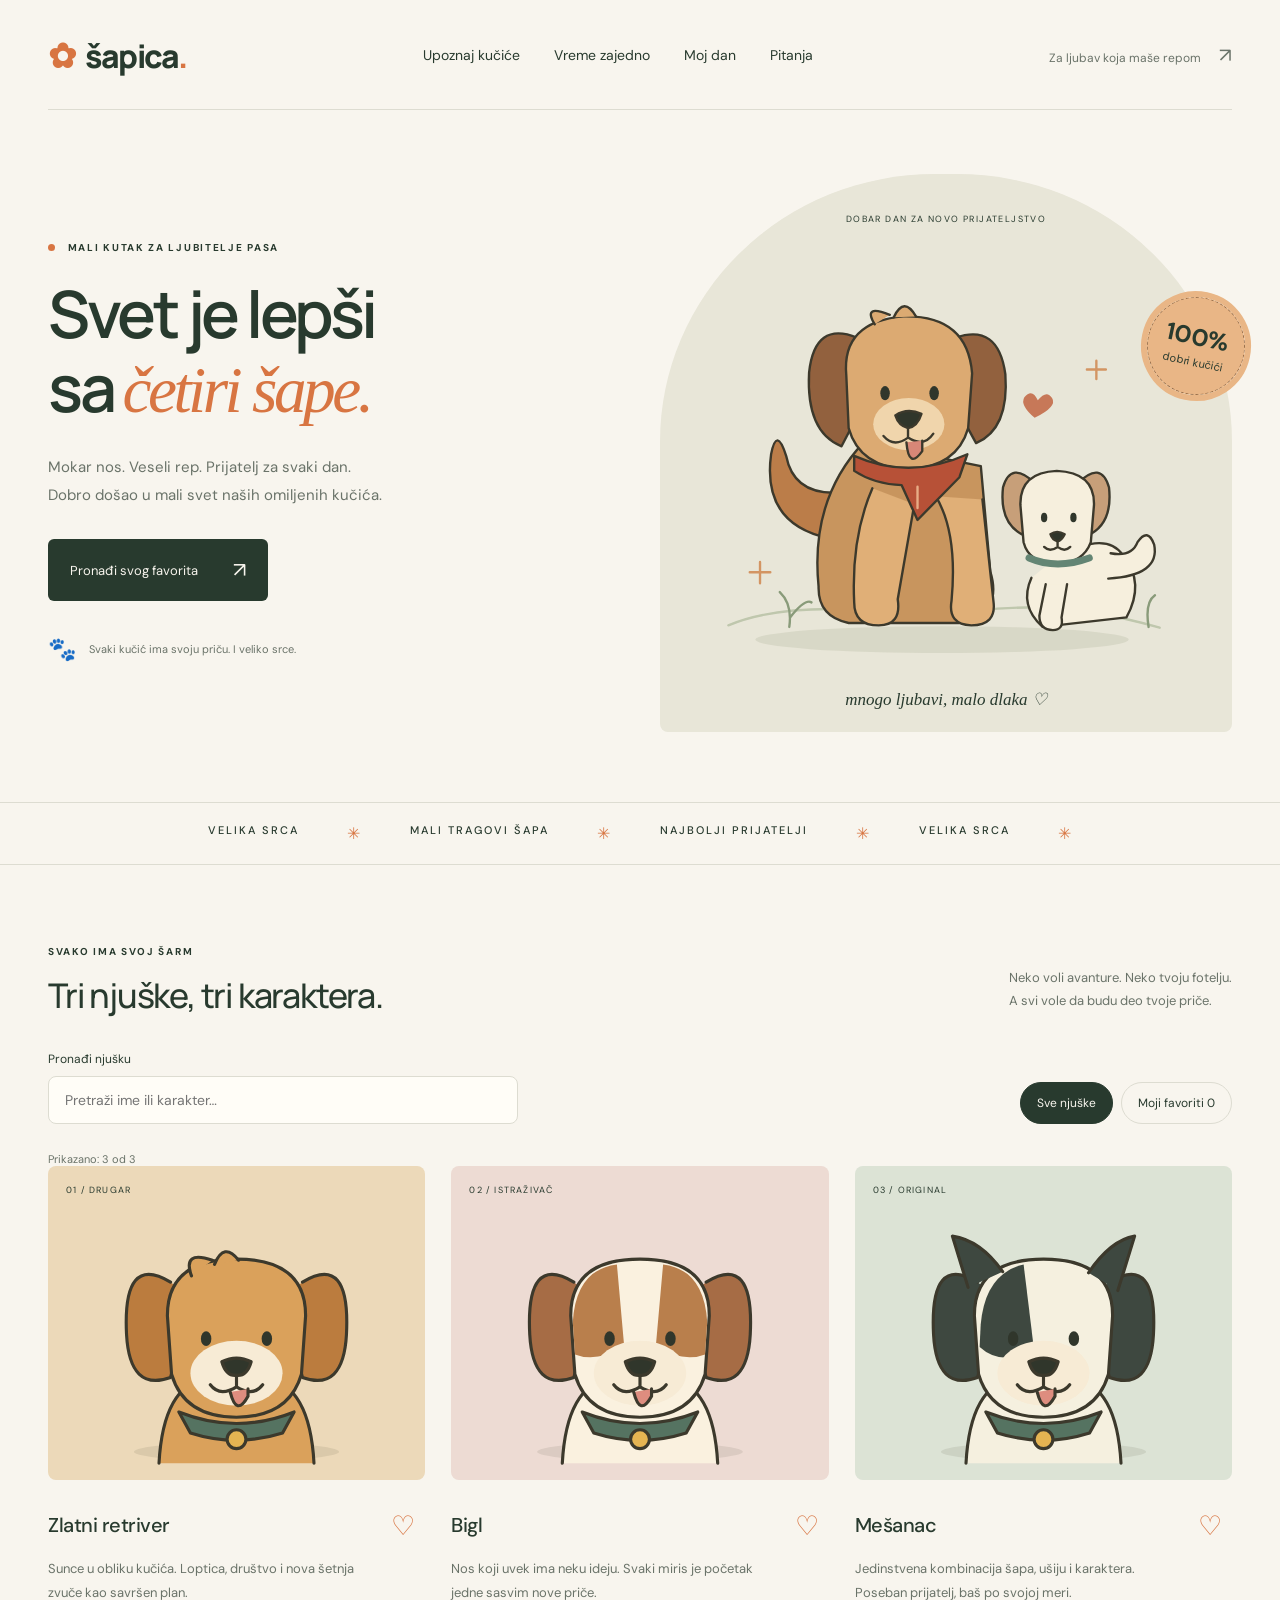
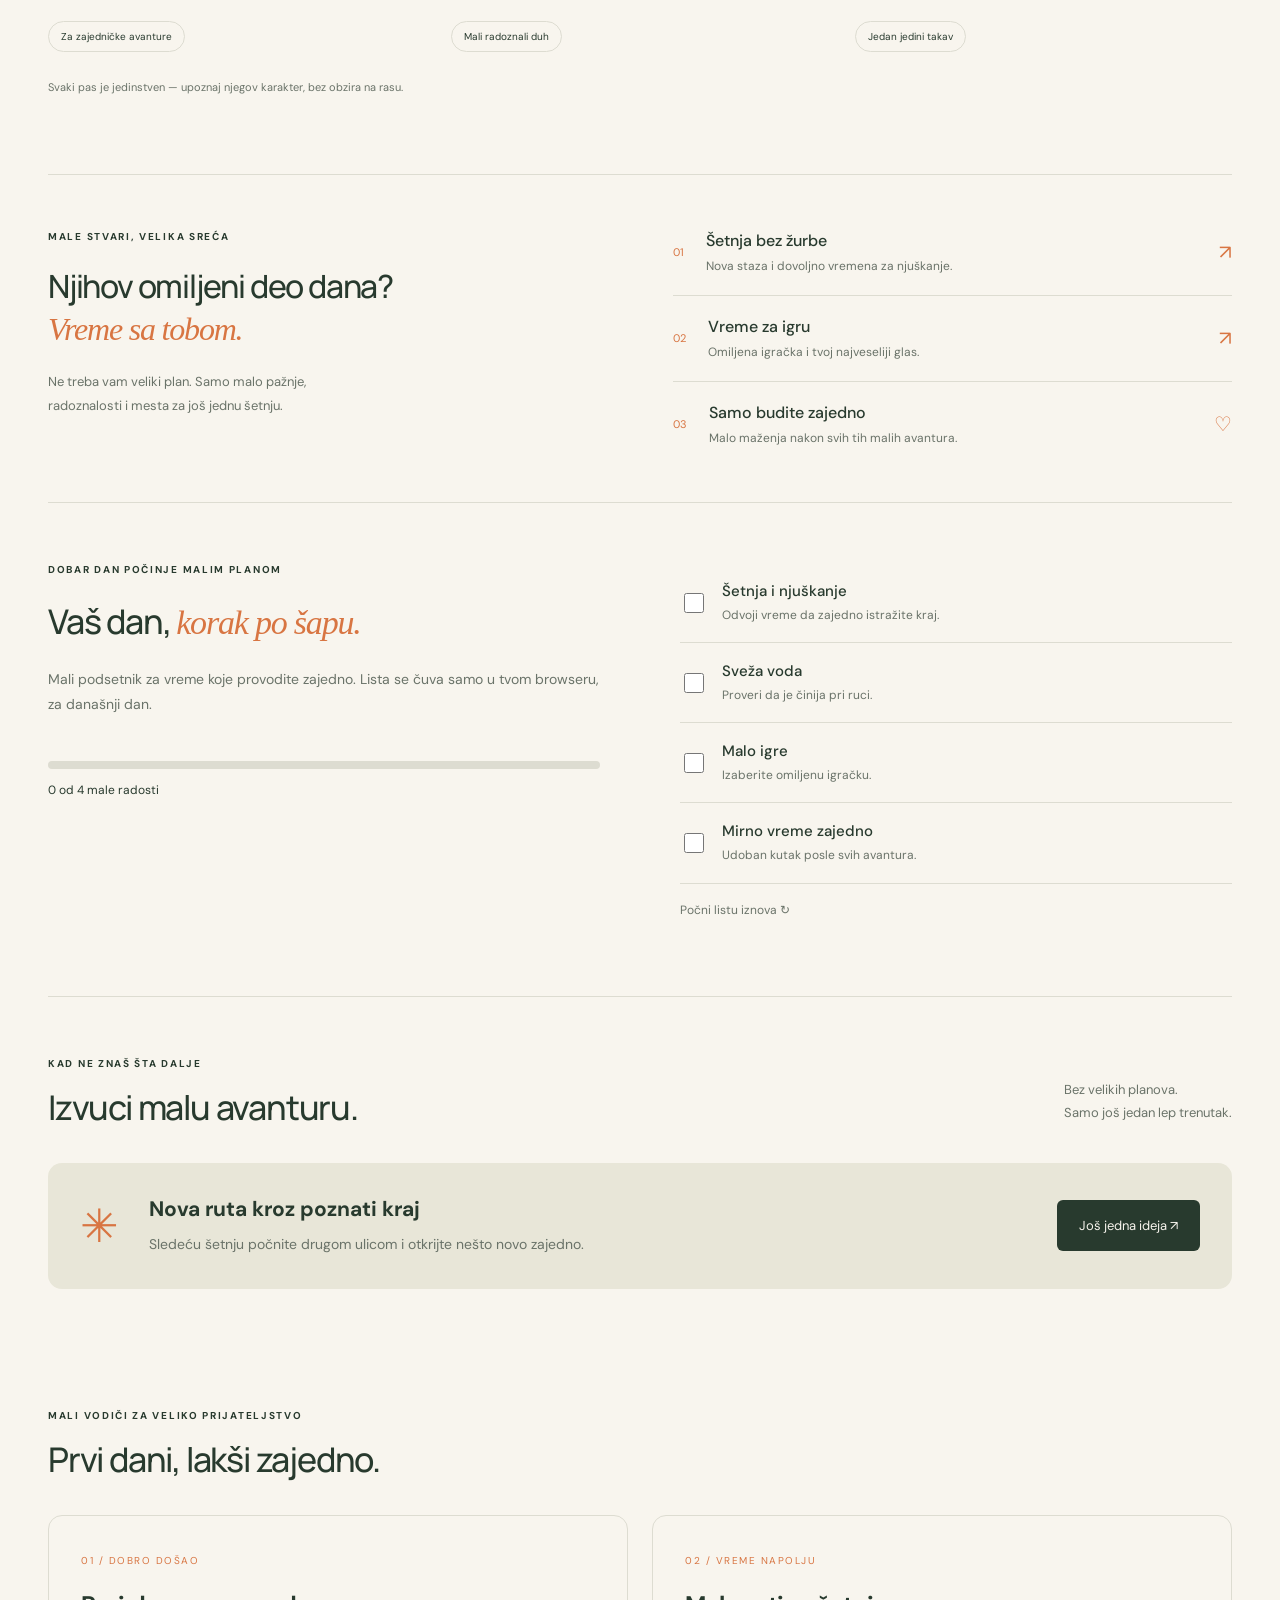
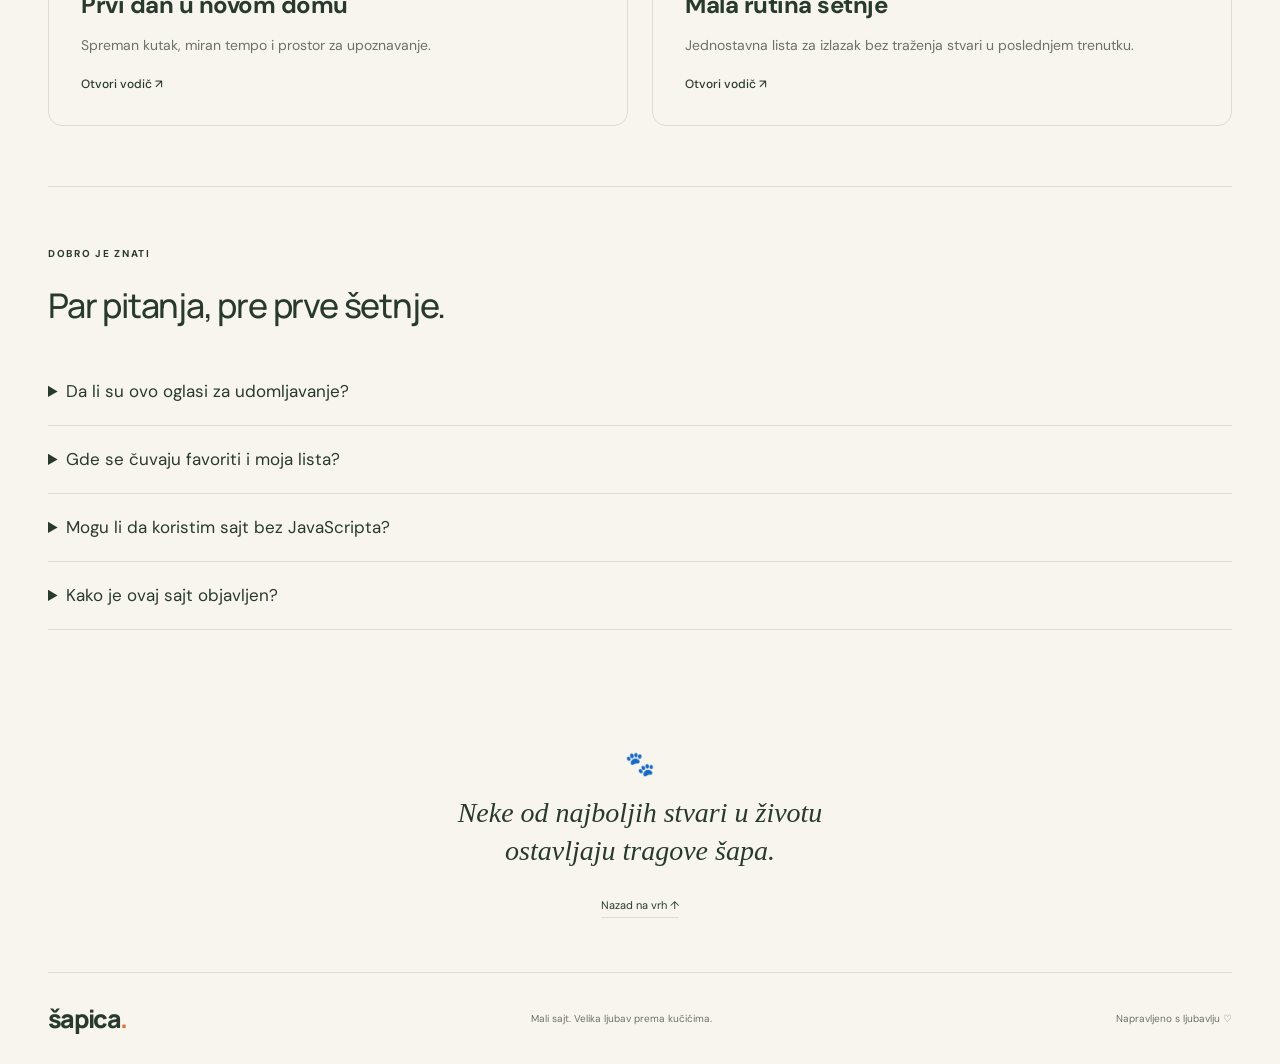
<file: index.html>
<!doctype html>
<html lang="sr-Latn">
<head>
  <meta charset="UTF-8">
  <meta name="viewport" content="width=device-width, initial-scale=1">
  <meta name="theme-color" content="#f8f5ee">
  <meta name="description" content="Mali kutak za velike ljubitelje pasa. Upoznaj kučiće i pronađi inspiraciju za vreme sa svojim najboljim prijateljem.">
  <title>Šapica — mali svet kučića</title>
  <link rel="icon" href="sapica.svg" type="image/svg+xml">
  <link rel="stylesheet" href="style.css">
</head>
<body>
  <a class="skip-link" href="#sadrzaj">Pređi na sadržaj</a>
  <header class="site-header wrap">
    <a class="brand" href="#" aria-label="Šapica, početna"><span class="brand-icon">✿</span> šapica<span class="brand-dot">.</span></a>
    <nav aria-label="Glavna navigacija"><a href="#kucici">Upoznaj kučiće</a><a href="#zajedno">Vreme zajedno</a><a href="#plan">Moj dan</a><a href="#pitanja">Pitanja</a></nav>
    <a class="header-note" href="#zajedno">Za ljubav koja maše repom <span>↗</span></a>
  </header>
  <main id="sadrzaj" data-release="sapica-20261007-v2">
    <section class="hero wrap">
      <div class="hero-copy">
        <p class="eyebrow"><span></span> MALI KUTAK ZA LJUBITELJE PASA</p>
        <h1>Svet je lepši<br>sa <em>četiri šape.</em></h1>
        <p class="intro">Mokar nos. Veseli rep. Prijatelj za svaki dan.<br>Dobro došao u mali svet naših omiljenih kučića.</p>
        <a class="button" href="#kucici">Pronađi svog favorita <span>↗</span></a>
        <div class="hero-footnote"><span class="tiny-paw">🐾</span> Svaki kučić ima svoju priču. I veliko srce.</div>
      </div>
      <div class="hero-art">
        <div class="art-heading">DOBAR DAN ZA NOVO PRIJATELJSTVO</div>
        <img src="kucici.svg" width="700" height="640" alt="Ilustracija veselog smeđeg kučića sa crvenom maramom i malog belog kučića">
        <span class="art-sticker">100%<br><small>dobri kučići</small></span>
        <span class="art-caption">mnogo ljubavi, malo dlaka ♡</span>
      </div>
    </section>
    <div class="ribbon" aria-hidden="true"><span>VELIKA SRCA</span><span>✳</span><span>MALI TRAGOVI ŠAPA</span><span>✳</span><span>NAJBOLJI PRIJATELJI</span><span>✳</span><span>VELIKA SRCA</span><span>✳</span></div>
    <section class="dogs wrap" id="kucici">
      <div class="section-heading"><div><p class="eyebrow">SVAKO IMA SVOJ ŠARM</p><h2>Tri njuške, tri karaktera.</h2></div><p>Neko voli avanture. Neko tvoju fotelju.<br>A svi vole da budu deo tvoje priče.</p></div>
      <div class="catalog-tools"><label for="dog-search">Pronađi njušku<input id="dog-search" type="search" placeholder="Pretraži ime ili karakter…"></label><div class="filter-group" role="group" aria-label="Prikaz kučića"><button class="chip selected" type="button" data-filter="all" aria-pressed="true">Sve njuške</button><button class="chip" type="button" data-filter="favorites" aria-pressed="false">Moji favoriti <span id="favorite-count">0</span></button></div></div><p id="catalog-status" class="small-note" role="status" aria-live="polite">3 njuške za upoznavanje</p><div class="dog-grid">
        <article class="dog-card" data-dog="retriver"><div class="portrait golden"><img src="retriver.svg" alt="Ilustracija zlatnog retrivera" width="360" height="300" loading="lazy"><span>01 / DRUGAR</span></div><div class="card-title"><h3>Zlatni retriver</h3><button class="favorite" type="button" aria-label="Dodaj u favorite: Zlatni retriver" aria-pressed="false">♡</button></div><p>Sunce u obliku kučića. Loptica, društvo i nova šetnja zvuče kao savršen plan.</p><span class="tag">Za zajedničke avanture</span></article>
        <article class="dog-card" data-dog="bigl"><div class="portrait pink"><img src="bigl.svg" alt="Ilustracija bigla" width="360" height="300" loading="lazy"><span>02 / ISTRAŽIVAČ</span></div><div class="card-title"><h3>Bigl</h3><button class="favorite" type="button" aria-label="Dodaj u favorite: Bigl" aria-pressed="false">♡</button></div><p>Nos koji uvek ima neku ideju. Svaki miris je početak jedne sasvim nove priče.</p><span class="tag">Mali radoznali duh</span></article>
        <article class="dog-card" data-dog="mesanac"><div class="portrait green"><img src="mesanac.svg" alt="Ilustracija crno-belog mešanca" width="360" height="300" loading="lazy"><span>03 / ORIGINAL</span></div><div class="card-title"><h3>Mešanac</h3><button class="favorite" type="button" aria-label="Dodaj u favorite: Mešanac" aria-pressed="false">♡</button></div><p>Jedinstvena kombinacija šapa, ušiju i karaktera. Poseban prijatelj, baš po svojoj meri.</p><span class="tag">Jedan jedini takav</span></article>
      </div>
      <p id="no-results" class="no-results" hidden>Nema rezultata. Probaj kraći naziv ili izaberi Sve njuške.</p>
      <p class="small-note">Svaki pas je jedinstven — upoznaj njegov karakter, bez obzira na rasu.</p>
    </section>
    <section class="together wrap" id="zajedno"><div class="together-copy"><p class="eyebrow">MALE STVARI, VELIKA SREĆA</p><h2>Njihov omiljeni deo dana?<br><em>Vreme sa tobom.</em></h2><p>Ne treba vam veliki plan. Samo malo pažnje,<br>radoznalosti i mesta za još jednu šetnju.</p></div><div class="ideas"><div><span>01</span><div><h3>Šetnja bez žurbe</h3><p>Nova staza i dovoljno vremena za njuškanje.</p></div><span>↗</span></div><div><span>02</span><div><h3>Vreme za igru</h3><p>Omiljena igračka i tvoj najveseliji glas.</p></div><span>↗</span></div><div><span>03</span><div><h3>Samo budite zajedno</h3><p>Malo maženja nakon svih tih malih avantura.</p></div><span>♡</span></div></div></section>

    <section class="day-plan wrap" id="plan">
      <div><p class="eyebrow">DOBAR DAN POČINJE MALIM PLANOM</p><h2>Vaš dan, <em>korak po šapu.</em></h2><p class="muted">Mali podsetnik za vreme koje provodite zajedno. Lista se čuva samo u tvom browseru, za današnji dan.</p><div class="plan-progress"><progress id="day-progress" value="0" max="4" aria-label="Završene aktivnosti"></progress><p id="day-status" role="status" aria-live="polite">0 od 4 male radosti</p></div></div>
      <div class="checklist"><label><input type="checkbox" data-task="walk"><span><strong>Šetnja i njuškanje</strong><small>Odvoji vreme da zajedno istražite kraj.</small></span></label><label><input type="checkbox" data-task="water"><span><strong>Sveža voda</strong><small>Proveri da je činija pri ruci.</small></span></label><label><input type="checkbox" data-task="play"><span><strong>Malo igre</strong><small>Izaberite omiljenu igračku.</small></span></label><label><input type="checkbox" data-task="rest"><span><strong>Mirno vreme zajedno</strong><small>Udoban kutak posle svih avantura.</small></span></label><button class="text-button" id="reset-plan" type="button">Počni listu iznova ↻</button></div>
    </section>
    <section class="activity-section wrap" id="ideja"><div class="section-heading"><div><p class="eyebrow">KAD NE ZNAŠ ŠTA DALJE</p><h2>Izvuci malu avanturu.</h2></div><p>Bez velikih planova.<br>Samo još jedan lep trenutak.</p></div><div class="activity-card"><span class="activity-icon" aria-hidden="true">✳</span><div><h3 id="activity-title">Nova ruta kroz poznati kraj</h3><p id="activity-description" aria-live="polite">Sledeću šetnju počnite drugom ulicom i otkrijte nešto novo zajedno.</p></div><button class="button" type="button" id="next-activity">Još jedna ideja ↗</button></div></section>
    <section class="guides wrap" id="vodici"><div class="section-heading"><div><p class="eyebrow">MALI VODIČI ZA VELIKO PRIJATELJSTVO</p><h2>Prvi dani, lakši zajedno.</h2></div></div><div class="guide-grid"><a href="vodici/prvi-dani.html"><span>01 / DOBRO DOŠAO</span><h3>Prvi dan u novom domu</h3><p>Spreman kutak, miran tempo i prostor za upoznavanje.</p><strong>Otvori vodič ↗</strong></a><a href="vodici/setnja.html"><span>02 / VREME NAPOLJU</span><h3>Mala rutina šetnje</h3><p>Jednostavna lista za izlazak bez traženja stvari u poslednjem trenutku.</p><strong>Otvori vodič ↗</strong></a></div></section>
    <section class="faq wrap" id="pitanja"><p class="eyebrow">DOBRO JE ZNATI</p><h2>Par pitanja, pre prve šetnje.</h2><details><summary>Da li su ovo oglasi za udomljavanje?</summary><p>Ne. Šapica je mali ilustrativni sajt za ljubitelje pasa. Prikazane njuške nisu stvarni oglasi. Za udomljavanje se obrati lokalnom udruženju ili azilu.</p></details><details><summary>Gde se čuvaju favoriti i moja lista?</summary><p>Samo u lokalnoj memoriji tvog browsera. Ne šaljemo ih na server i ne treba ti nalog. Brisanjem podataka browsera brišeš i listu.</p></details><details><summary>Mogu li da koristim sajt bez JavaScripta?</summary><p>Da, sve ilustracije, tekstovi, vodiči i pitanja su dostupni. Pretraga, favoriti i čuvanje dnevne liste koriste JavaScript.</p></details><details><summary>Kako je ovaj sajt objavljen?</summary><p>Kod je na GitHubu, a objavljen je preko <a href="https://shipvela.com/">Shipvele</a>. Ovaj demo proverava novi build, lokalne fajlove, više stranica i HTTPS.</p></details></section>

    <section class="closing wrap"><span>🐾</span><p>Neke od najboljih stvari u životu<br>ostavljaju tragove šapa.</p><a href="#">Nazad na vrh ↑</a></section>
  </main>
  <footer class="wrap"><a class="brand" href="#">šapica<span class="brand-dot">.</span></a><p>Mali sajt. Velika ljubav prema kučićima.</p><span>Napravljeno s ljubavlju ♡</span></footer>
  <script src="app.js" defer></script>
  <noscript><p class="wrap small-note">Pretraga, favoriti i dnevna lista rade kada uključiš JavaScript. Vodiči su uvek dostupni.</p></noscript>
</body>
</html>
</file>
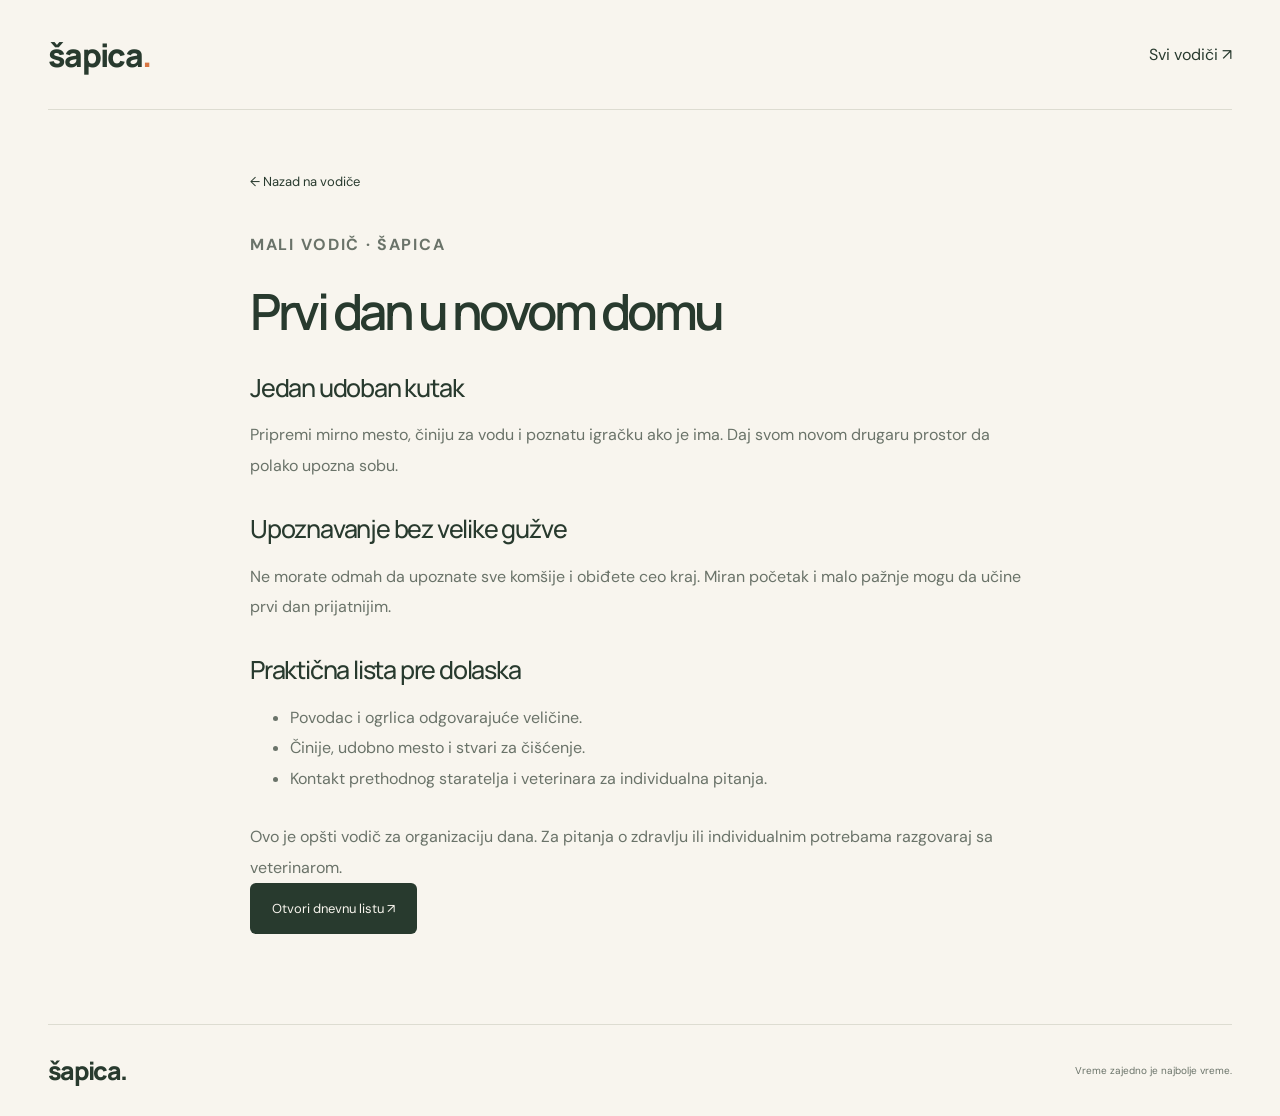
<file: vodici/prvi-dani.html>
<!doctype html><html lang="sr-Latn"><head><meta charset="UTF-8"><meta name="viewport" content="width=device-width, initial-scale=1"><title>Prvi dan u novom domu · Šapica</title><meta name="description" content="Prvi dan u novom domu — mali praktični vodič za vreme sa tvojim najboljim prijateljem."><link rel="icon" href="../sapica.svg"><link rel="stylesheet" href="../style.css"></head><body><header class="site-header wrap"><a class="brand" href="../index.html">šapica<span class="brand-dot">.</span></a><a href="../index.html#vodici">Svi vodiči ↗</a></header><main class="wrap article"><a class="back" href="../index.html#vodici">← Nazad na vodiče</a><p class="eyebrow">MALI VODIČ · ŠAPICA</p><h1>Prvi dan u novom domu</h1><h2>Jedan udoban kutak</h2><p>Pripremi mirno mesto, činiju za vodu i poznatu igračku ako je ima. Daj svom novom drugaru prostor da polako upozna sobu.</p><h2>Upoznavanje bez velike gužve</h2><p>Ne morate odmah da upoznate sve komšije i obiđete ceo kraj. Miran početak i malo pažnje mogu da učine prvi dan prijatnijim.</p><h2>Praktična lista pre dolaska</h2><ul><li>Povodac i ogrlica odgovarajuće veličine.</li><li>Činije, udobno mesto i stvari za čišćenje.</li><li>Kontakt prethodnog staratelja i veterinara za individualna pitanja.</li></ul><p class="small-note">Ovo je opšti vodič za organizaciju dana. Za pitanja o zdravlju ili individualnim potrebama razgovaraj sa veterinarom.</p><a class="button" href="../index.html#plan">Otvori dnevnu listu ↗</a></main><footer class="wrap"><a class="brand" href="../index.html">šapica.</a><p>Vreme zajedno je najbolje vreme.</p></footer></body></html>
</file>
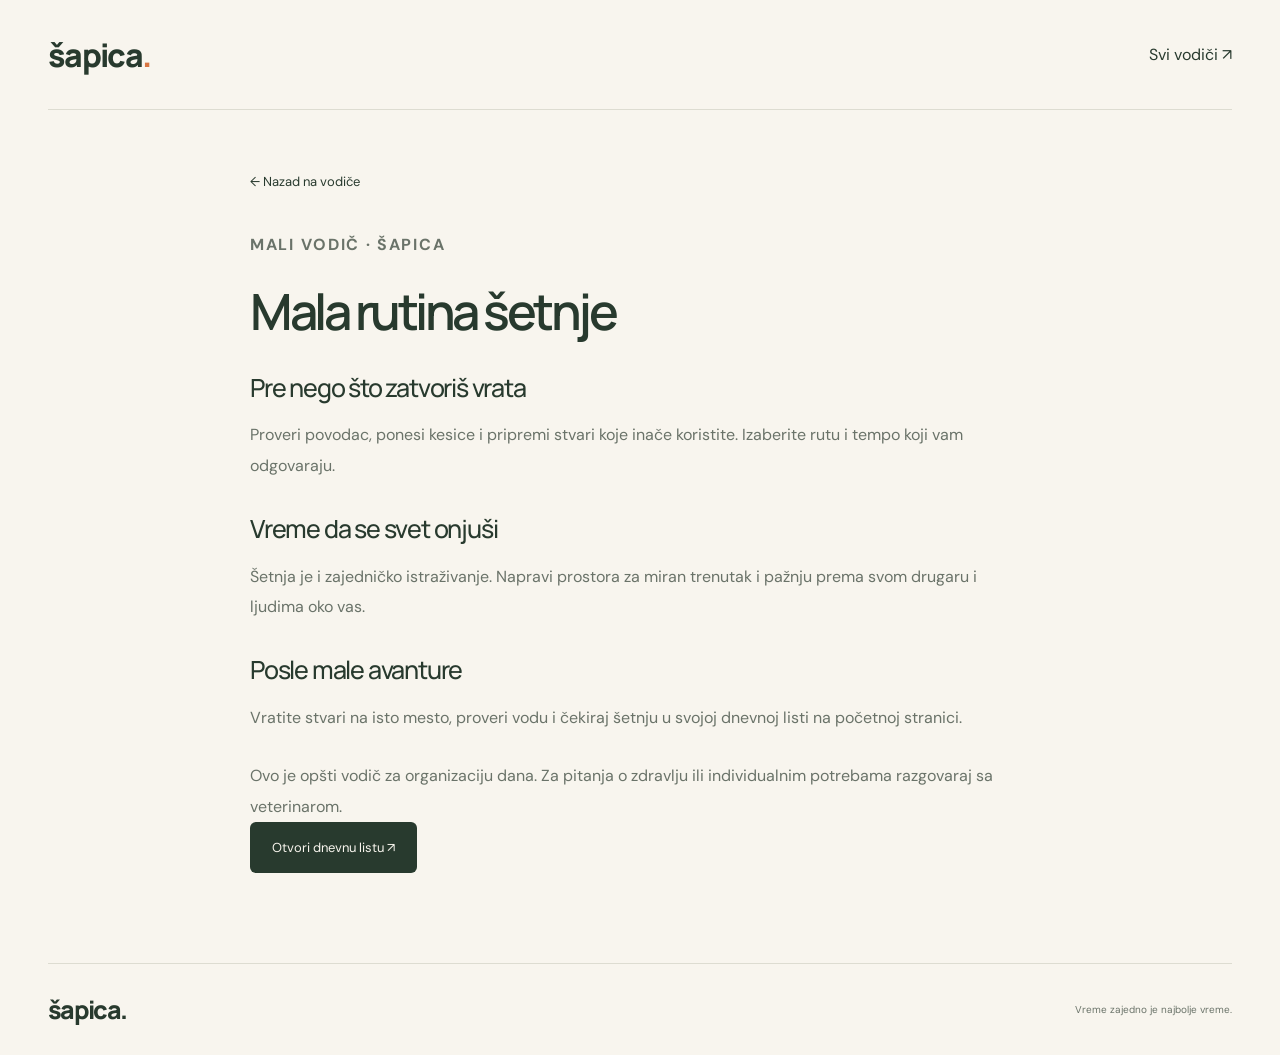
<file: vodici/setnja.html>
<!doctype html><html lang="sr-Latn"><head><meta charset="UTF-8"><meta name="viewport" content="width=device-width, initial-scale=1"><title>Mala rutina šetnje · Šapica</title><meta name="description" content="Mala rutina šetnje — mali praktični vodič za vreme sa tvojim najboljim prijateljem."><link rel="icon" href="../sapica.svg"><link rel="stylesheet" href="../style.css"></head><body><header class="site-header wrap"><a class="brand" href="../index.html">šapica<span class="brand-dot">.</span></a><a href="../index.html#vodici">Svi vodiči ↗</a></header><main class="wrap article"><a class="back" href="../index.html#vodici">← Nazad na vodiče</a><p class="eyebrow">MALI VODIČ · ŠAPICA</p><h1>Mala rutina šetnje</h1><h2>Pre nego što zatvoriš vrata</h2><p>Proveri povodac, ponesi kesice i pripremi stvari koje inače koristite. Izaberite rutu i tempo koji vam odgovaraju.</p><h2>Vreme da se svet onjuši</h2><p>Šetnja je i zajedničko istraživanje. Napravi prostora za miran trenutak i pažnju prema svom drugaru i ljudima oko vas.</p><h2>Posle male avanture</h2><p>Vratite stvari na isto mesto, proveri vodu i čekiraj šetnju u svojoj dnevnoj listi na početnoj stranici.</p><p class="small-note">Ovo je opšti vodič za organizaciju dana. Za pitanja o zdravlju ili individualnim potrebama razgovaraj sa veterinarom.</p><a class="button" href="../index.html#plan">Otvori dnevnu listu ↗</a></main><footer class="wrap"><a class="brand" href="../index.html">šapica.</a><p>Vreme zajedno je najbolje vreme.</p></footer></body></html>
</file>
<file: style.css>
@import url('https://fonts.googleapis.com/css2?family=DM+Sans:wght@400;500;600;700&family=Manrope:wght@400;500;600;700;800&display=swap');
:root{--paper:#f8f5ee;--ink:#283a2e;--muted:#6a7369;--orange:#d87542;--line:#dddcd1}*{box-sizing:border-box}html{scroll-behavior:smooth;scroll-padding-top:25px}body{margin:0;background:var(--paper);color:var(--ink);font-family:'DM Sans',sans-serif;-webkit-font-smoothing:antialiased}a{color:inherit;text-decoration:none}img{display:block;max-width:100%;height:auto}.wrap{max-width:1240px;width:calc(100% - 96px);margin:auto}.site-header{height:110px;display:flex;align-items:center;justify-content:space-between;border-bottom:1px solid var(--line)}.brand{font-family:Manrope,sans-serif;font-size:32px;font-weight:800;letter-spacing:-1.7px}.brand-dot{color:var(--orange)}.brand-icon{font-size:34px;display:inline-block;margin-right:6px;color:var(--orange)}nav{display:flex;gap:34px;font-size:14px}nav a:hover,.header-note:hover{color:var(--orange)}.header-note{font-size:12px;color:var(--muted)}.header-note span{font-size:20px;margin-left:15px}.hero{display:grid;grid-template-columns:1fr 1fr;gap:40px;align-items:center;padding:64px 0 70px}.eyebrow{font-size:10px;font-weight:700;letter-spacing:1.7px;margin:0 0 23px}.eyebrow>span{width:7px;height:7px;display:inline-block;background:var(--orange);border-radius:50%;margin-right:9px}h1,h2,h3,p{margin-top:0}h1{font-family:Manrope,sans-serif;font-size:clamp(44px,5.1vw,70px);font-weight:600;line-height:1.13;letter-spacing:-3.5px;margin-bottom:26px}em{font-family:Georgia,serif;font-weight:400;color:var(--orange)}.intro{font-size:15px;line-height:1.85;color:var(--muted);margin-bottom:30px}.button{display:inline-flex;align-items:center;gap:35px;background:var(--ink);color:var(--paper);border-radius:6px;padding:17px 22px;font-size:13px}.button:hover{background:#425747}.button span{font-size:21px}.hero-footnote{display:flex;align-items:center;gap:12px;font-size:11px;color:var(--muted);margin-top:33px}.tiny-paw{font-size:23px}.hero-art{background:#e8e6d8;border-radius:48% 48% 8px 8px;position:relative;min-width:0;padding:29px 9px 10px}.art-heading{font-size:9px;letter-spacing:1.4px;text-align:center;margin-top:10px}.hero-art img{width:100%;margin-top:-10px}.art-sticker{position:absolute;right:-13px;top:22%;width:98px;height:98px;background:#e9b686;border-radius:50%;display:flex;flex-direction:column;justify-content:center;align-items:center;transform:rotate(12deg);font-size:24px;font-weight:700;line-height:1.1;border:1px dashed #9c714c;outline:6px solid #e9b686}.art-sticker small{font-size:11px;font-weight:400;margin-top:5px}.art-caption{position:absolute;bottom:22px;left:0;width:100%;text-align:center;font:italic 17px Georgia,serif}.ribbon{display:flex;justify-content:center;gap:48px;white-space:nowrap;overflow:hidden;border-top:1px solid var(--line);border-bottom:1px solid var(--line);padding:20px 0;font-size:11px;font-weight:500;letter-spacing:2px}.ribbon span:nth-child(even){color:var(--orange);font-size:16px}.dogs{padding:80px 0}.section-heading{display:flex;justify-content:space-between;align-items:flex-end;margin-bottom:34px}.section-heading .eyebrow{margin-bottom:15px}h2{font-family:Manrope,sans-serif;font-size:34px;font-weight:500;letter-spacing:-1.2px;line-height:1.3;margin-bottom:0}.section-heading>p{font-size:13px;line-height:1.8;color:var(--muted);margin-bottom:4px}.dog-grid{display:grid;grid-template-columns:repeat(3,1fr);gap:26px}.portrait{position:relative;border-radius:8px;overflow:hidden}.golden{background:#ecd9b9}.pink{background:#eddbd3}.green{background:#dce3d5}.portrait img{width:100%}.portrait>span{position:absolute;top:18px;left:18px;font-size:9px;letter-spacing:1.2px}.card-title{display:flex;justify-content:space-between;align-items:center;margin:23px 0 10px}.card-title h3{font-size:20px;font-weight:500;margin:0;letter-spacing:-.5px}.card-title>span{font-size:25px;color:var(--orange)}.dog-card p{font-size:13px;line-height:1.8;color:var(--muted);max-width:320px;margin-bottom:17px}.tag{display:inline-block;border:1px solid var(--line);border-radius:20px;font-size:10px;padding:8px 12px}.small-note{font-size:11px;color:var(--muted);margin:28px 0 0}.together{border-top:1px solid var(--line);border-bottom:1px solid var(--line);padding:55px 0;display:grid;grid-template-columns:1fr 1fr;gap:65px}.together h2{font-size:32px;margin-bottom:20px}.together-copy>p:last-child{font-size:13px;line-height:1.8;color:var(--muted);margin-bottom:0}.ideas>div{display:flex;align-items:center;gap:22px;padding:20px 0;border-bottom:1px solid var(--line)}.ideas>div:first-child{padding-top:0}.ideas>div:last-child{border-bottom:0;padding-bottom:0}.ideas>div>span:first-child{font-size:11px;color:var(--orange)}.ideas>div>span:last-child{margin-left:auto;font-size:20px;color:var(--orange)}.ideas h3{font-size:16px;font-weight:500;margin-bottom:6px}.ideas p{font-size:12px;color:var(--muted);margin:0;line-height:1.5}.closing{padding:58px 0;text-align:center}.closing>span{font-size:24px}.closing p{font:italic 28px/1.35 Georgia,serif;margin:15px 0 23px}.closing a{font-size:11px;border-bottom:1px solid var(--line);padding-bottom:5px}footer{display:flex;justify-content:space-between;align-items:center;border-top:1px solid var(--line);padding:28px 0}footer .brand{font-size:25px}footer p,footer>span{font-size:10px;color:var(--muted);margin:0}.skip-link{position:absolute;left:12px;top:-80px;background:var(--ink);color:white;padding:14px;z-index:10}.skip-link:focus{top:12px}a:focus-visible{outline:3px solid var(--orange);outline-offset:5px}@media(min-width:1500px){.hero{padding-top:80px}}@media(max-width:900px){.wrap{width:calc(100% - 48px)}.header-note{display:none}.hero{gap:25px}h1{font-size:46px;letter-spacing:-2px}.art-sticker{width:75px;height:75px;font-size:20px;right:-5px}.art-sticker small{font-size:9px}.art-caption{font-size:13px;bottom:15px}.section-heading>p{max-width:220px}.dog-grid{gap:18px}.card-title h3{font-size:17px}.together{gap:30px}.together h2{font-size:27px}}@media(max-width:600px){.wrap{width:calc(100% - 40px)}.site-header{height:83px}.brand{font-size:27px}.brand-icon{font-size:29px}nav{gap:16px;font-size:11px}.hero{grid-template-columns:1fr;padding:40px 0;gap:34px}.eyebrow{font-size:9px;margin-bottom:19px}h1{font-size:49px;letter-spacing:-2.5px}.intro{font-size:13px;line-height:1.8}.hero-footnote{margin-top:23px;font-size:10px}.hero-art{max-width:400px;width:100%;margin:auto}.art-heading{font-size:8px}.art-caption{font-size:16px;bottom:20px}.art-sticker{width:85px;height:85px;font-size:23px}.ribbon{gap:25px;padding:17px 0;font-size:9px}.dogs{padding:47px 0}.section-heading{display:block;margin-bottom:25px}h2{font-size:29px}.section-heading>p{max-width:none;margin-top:17px}.dog-grid{grid-template-columns:1fr;gap:34px}.portrait img{max-height:290px;object-fit:contain}.card-title{margin-top:18px}.card-title h3{font-size:21px}.dog-card p{max-width:none}.together{grid-template-columns:1fr;padding:40px 0;gap:30px}.together h2{font-size:29px}.ideas>div{gap:18px}.closing{padding:42px 0}.closing p{font-size:25px}footer{flex-wrap:wrap;gap:15px;padding:24px 0}footer p{width:calc(100% - 90px);text-align:right}footer>span{width:100%;text-align:center;font-size:9px}.small-note{line-height:1.6}}@media(prefers-reduced-motion:reduce){html{scroll-behavior:auto}}

/* A little more room for everyday friendship. */
[hidden]{display:none!important}.catalog-tools{display:flex;justify-content:space-between;align-items:end;gap:24px;margin:25px 0}.catalog-tools label{display:grid;gap:9px;font-size:12px;flex:1;max-width:470px}.catalog-tools input{font:inherit;font-size:14px;width:100%;border:1px solid var(--line);border-radius:8px;padding:14px 16px;background:#fffdf7;color:var(--ink)}button{font-family:inherit;cursor:pointer}.filter-group{display:flex;gap:8px;flex-wrap:wrap}.chip{border:1px solid var(--line);border-radius:24px;background:transparent;color:var(--ink);padding:12px 16px;font-size:12px}.chip.selected{background:var(--ink);color:var(--paper);border-color:var(--ink)}.favorite{border:0;background:transparent;color:var(--orange);font-size:27px;width:44px;height:44px}.favorite[aria-pressed=true]{background:#ecd9b9;border-radius:50%}.no-results{padding:30px;background:#e8e6d8;border-radius:12px}.day-plan{padding:60px 0;display:grid;grid-template-columns:1fr 1fr;gap:80px;border-bottom:1px solid var(--line)}.muted{color:var(--muted);font-size:14px;line-height:1.8;margin:22px 0}.plan-progress{margin-top:32px}progress{width:100%;height:8px;border:0;border-radius:8px;accent-color:var(--orange);overflow:hidden}progress::-webkit-progress-bar{background:var(--line)}progress::-webkit-progress-value{background:var(--orange)}.plan-progress p{font-size:12px;margin-top:12px}.checklist label{display:flex;gap:15px;align-items:center;padding:17px 0;border-bottom:1px solid var(--line);cursor:pointer}.checklist input{width:20px;height:20px;accent-color:var(--ink);flex-shrink:0}.checklist strong{font-size:15px;font-weight:500}.checklist small{display:block;margin-top:5px;font-size:12px;color:var(--muted);line-height:1.6}.text-button{border:0;background:transparent;color:var(--muted);padding:18px 0;font-size:12px}.activity-section,.guides,.faq{padding:60px 0}.activity-card{background:#e8e6d8;display:flex;align-items:center;gap:30px;padding:32px;border-radius:14px}.activity-icon{font-size:46px;color:var(--orange)}.activity-card>div{flex:1}.activity-card h3{font-size:21px;margin-bottom:9px}.activity-card p{font-size:14px;line-height:1.8;color:var(--muted);margin:0}.activity-card .button{flex-shrink:0;border:0}.guide-grid{display:grid;grid-template-columns:1fr 1fr;gap:24px}.guide-grid>a{padding:32px;border:1px solid var(--line);border-radius:14px;transition:background .2s}.guide-grid>a:hover{background:#ede8d9}.guide-grid span{font-size:10px;letter-spacing:1.5px;color:var(--orange)}.guide-grid h3{font-size:24px;letter-spacing:-.5px;margin:20px 0 13px}.guide-grid p{font-size:14px;color:var(--muted);line-height:1.8}.guide-grid strong{font-size:12px;font-weight:500}.faq{border-top:1px solid var(--line)}.faq h2{margin-bottom:30px}.faq details{border-bottom:1px solid var(--line);padding:20px 0}.faq summary{font-size:17px;cursor:pointer;line-height:1.6}.faq details p{max-width:780px;font-size:14px;line-height:1.9;color:var(--muted);margin:16px 0 5px}.faq a{text-decoration:underline}.article{max-width:780px;padding:60px 0 90px}.article h1{font-size:50px}.article h2{font-size:25px;margin:32px 0 16px}.article p,.article li{font-size:16px;line-height:1.9;color:var(--muted)}.article .back{font-size:13px;display:inline-block;margin-bottom:40px}button:focus-visible,input:focus-visible,summary:focus-visible{outline:3px solid var(--orange);outline-offset:4px}@media(max-width:900px){.site-header nav{gap:14px}.day-plan{gap:30px}.activity-card{flex-wrap:wrap}.activity-card .button{margin-left:65px}}@media(max-width:600px){.site-header{height:auto;min-height:85px;flex-wrap:wrap;padding:18px 0;gap:16px}.site-header nav{width:100%;justify-content:space-between;gap:8px}.catalog-tools{display:block}.filter-group{margin-top:16px}.day-plan{grid-template-columns:1fr;padding:40px 0}.activity-section,.guides,.faq{padding:40px 0}.activity-card{padding:24px;gap:18px}.activity-card .button{margin-left:0;width:100%;justify-content:space-between}.activity-icon{font-size:32px}.guide-grid{grid-template-columns:1fr;gap:16px}.guide-grid>a{padding:25px}.faq summary{font-size:16px}.article{padding-top:40px}.article h1{font-size:38px;letter-spacing:-1.5px}}@media(prefers-reduced-motion:reduce){*{transition:none!important}}
</file>
